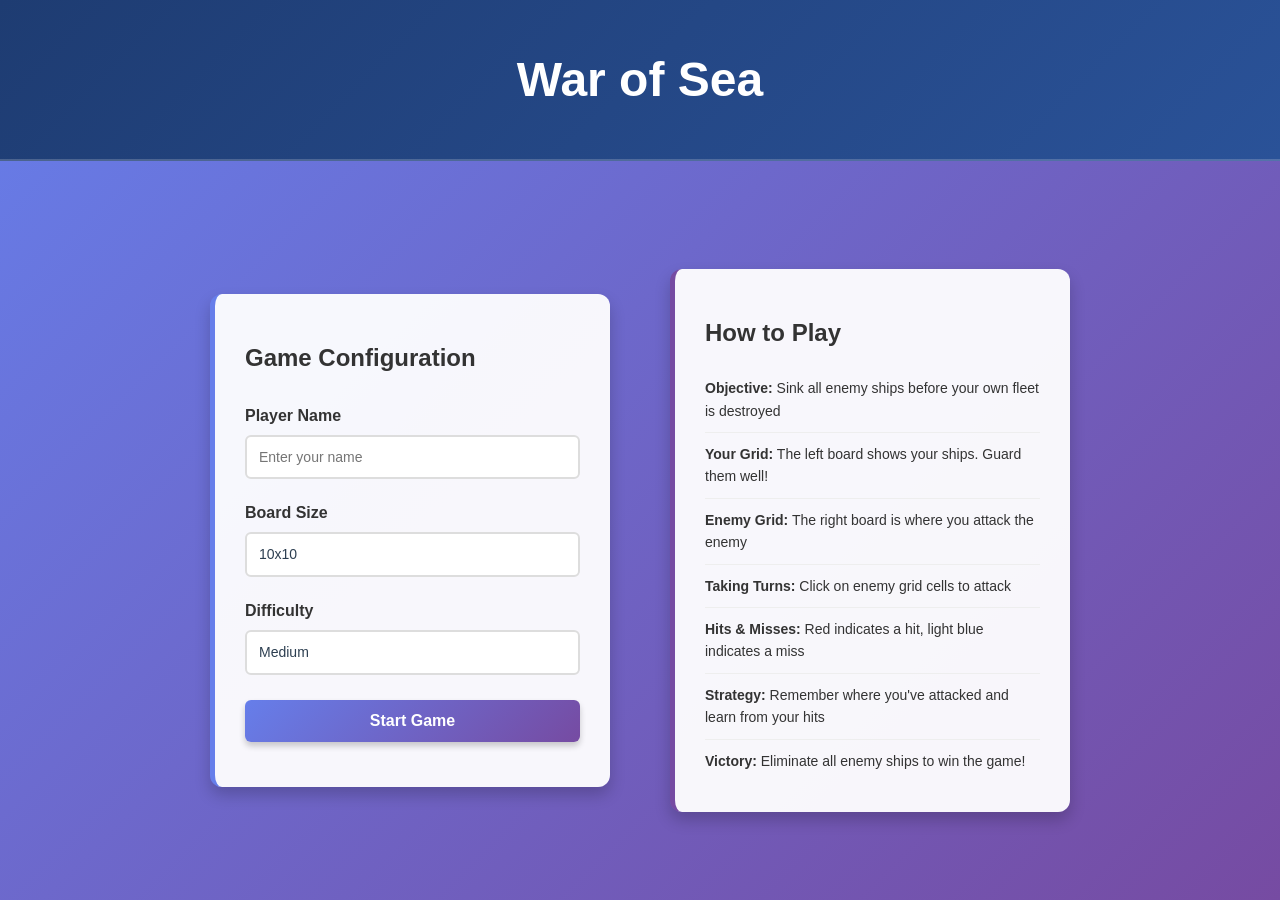
<file: index.html>
<!DOCTYPE html>
<html lang="en">
<head>
	<meta charset="UTF-8">
	<meta name="viewport" content="width=device-width, initial-scale=1.0">
	<title>War of Sea - Startseite</title>
	<link rel="stylesheet" href="style.css">
	<link rel="stylesheet" href="responsiveness.css">
</head>
<body>

	<header>
		<h1>War of Sea</h1>
	</header>

	<main id="configuration-alignment" style="display: flex; gap: 60px; flex-direction: row; align-items: center; justify-content: center; padding-top: 20px; min-height: calc(100vh - 200px);">

		<!-- Configuration Section -->
		<div class="config-section">
			<h2>Game Configuration</h2>

			<label for="player-name">Player Name</label>
			<input type="text" id="player-name" placeholder="Enter your name">

			<!-- Board Size -->
			<label>Board Size</label>
			<div class="custom-select" id="board-size" data-value="10">
				<div class="custom-select__trigger">
					<span class="custom-select__value">10x10</span>
				</div>
				<div class="custom-select__options">
					<div class="custom-select__option" data-value="8">8x8</div>
					<div class="custom-select__option selected" data-value="10">10x10</div>
					<div class="custom-select__option" data-value="12">12x12</div>
				</div>
			</div>

			<!-- Difficulty -->
			<label>Difficulty</label>
			<div class="custom-select" id="difficulty" data-value="medium">
				<div class="custom-select__trigger">
					<span class="custom-select__value">Medium</span>
				</div>
				<div class="custom-select__options">
					<div class="custom-select__option" data-value="easy">Easy</div>
					<div class="custom-select__option selected" data-value="medium">Medium</div>
					<div class="custom-select__option" data-value="hard">Hard</div>
				</div>
			</div>

			<button id="new-game-button">Start Game</button>
		</div>

		<!-- Instructions Section -->
		<div class="instructions-section">
			<h2>How to Play</h2>
			<ul>
				<li><strong>Objective:</strong> Sink all enemy ships before your own fleet is destroyed</li>
				<li><strong>Your Grid:</strong> The left board shows your ships. Guard them well!</li>
				<li><strong>Enemy Grid:</strong> The right board is where you attack the enemy</li>
				<li><strong>Taking Turns:</strong> Click on enemy grid cells to attack</li>
				<li><strong>Hits & Misses:</strong> Red indicates a hit, light blue indicates a miss</li>
				<li><strong>Strategy:</strong> Remember where you've attacked and learn from your hits</li>
				<li><strong>Victory:</strong> Eliminate all enemy ships to win the game!</li>
			</ul>
		</div>
	</main>

	<!-- Custom Select Logic -->
	<script>


		function initCustomSelects() {
			document.querySelectorAll('.custom-select').forEach(select => {
				const trigger = select.querySelector('.custom-select__trigger');
				const valueEl = select.querySelector('.custom-select__value');
				const options = Array.from(select.querySelectorAll('.custom-select__option'));

				// initialize from dataset.value if present
				const initial = select.dataset.value;
				let matched = options.find(o => o.dataset.value === String(initial));
				if (!matched) matched = options.find(o => o.classList.contains('selected')) || options[0];

				// set initial visual state
				options.forEach(o => o.classList.remove('selected'));
				if (matched) {
					matched.classList.add('selected');
					valueEl.textContent = matched.textContent;
					select.dataset.value = matched.dataset.value;
				}

				trigger.addEventListener('click', (ev) => {
					ev.stopPropagation();
					// close other selects
					document.querySelectorAll('.custom-select.open').forEach(s => { if (s !== select) s.classList.remove('open'); });
					select.classList.toggle('open');
				});

				options.forEach(option => {
					option.addEventListener('click', (e) => {
						e.stopPropagation();
						options.forEach(o => o.classList.remove('selected'));
						option.classList.add('selected');

						valueEl.textContent = option.textContent;
						select.dataset.value = option.dataset.value;
						select.classList.remove('open');
					});
				});
			});
		}

		// close when clicking outside
		document.addEventListener('click', () => {
			document.querySelectorAll('.custom-select.open').forEach(s => s.classList.remove('open'));
		});

		// Initialize once DOM is parsed
		document.addEventListener('DOMContentLoaded', initCustomSelects);

		/* Start Game */
		document.getElementById('new-game-button').addEventListener('click', () => {
			const playerName = document.getElementById('player-name').value;
			const boardSize = document.getElementById('board-size').dataset.value;
			const difficulty = document.getElementById('difficulty').dataset.value;

			localStorage.setItem('playerName', playerName);
			localStorage.setItem('boardSize', boardSize);
			localStorage.setItem('difficulty', difficulty);

			window.location.href = 'game.html';
		});

	</script>

</body>
</html>
</file>
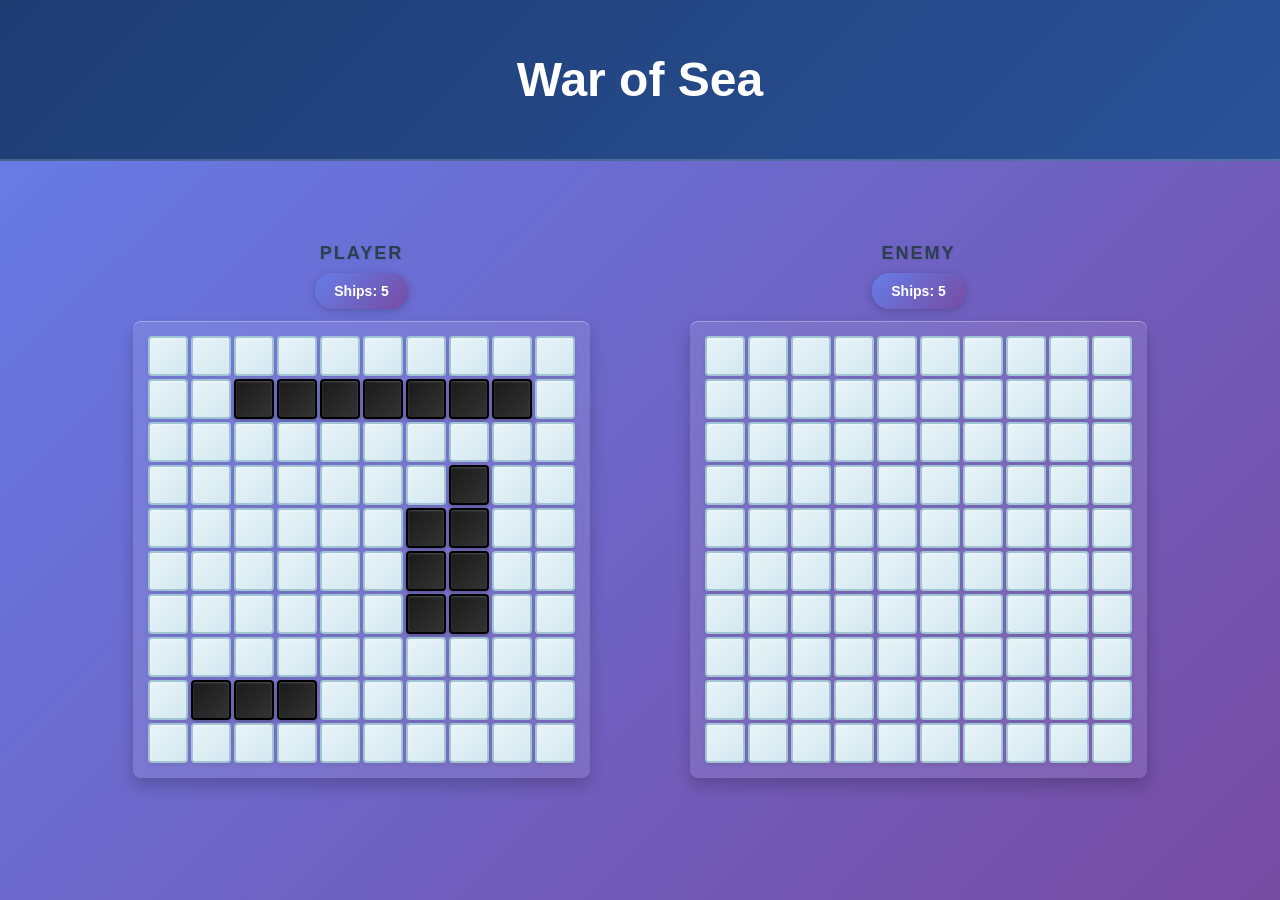
<file: game.html>
<!DOCTYPE html>
<html lang="en">
<head>
	<meta charset="UTF-8">
	<meta name="viewport" content="width=device-width, initial-scale=1.0">
	<title>War of Sea - Spiel</title>
	<link rel="stylesheet" href="style.css">
	<link rel="stylesheet" href="responsiveness.css">
</head>
<body>
	<header>
		<h1>War of Sea</h1>
	</header>
	<main class="table-alignment">
		<div style="position: relative;">
			<label for="player-board" id="label-player-board" class="grid-label"></label>
			<div id="player-ships-count" class="ships-count">Ships: 5</div>
			<br>
			<div id="player-board" class="gridboard"></div>
		</div>

		<br>

		<div style="position: relative;">
			<label for="ai-board" class="grid-label">Enemy</label>
			<div id="ai-ships-count" class="ships-count">Ships: 5</div>
			<br>
			<div id="ai-board" class="gridboard"></div>
		</div>
	</main>

	<!-- Winner Screen -->
	<div id="winner-modal" class="winner-modal hidden">
		<div class="winner-container">
			<img src="./assets/images/crown-icon.png" alt="Crown Icon" class="winner-icon">
			<h2 id="winner-title" class="winner-title"></h2>
			<p id="winner-message" class="winner-message"></p>
			<div class="winner-buttons">
				<button id="play-again-btn" class="winner-btn">Play Again</button>
				<button id="home-btn" class="winner-btn secondary">Back to Home</button>
			</div>
		</div>
	</div>
</body>
<script>
	document.getElementById("play-again-btn").addEventListener("click", function() {
		window.location.reload();
	});
	document.getElementById("home-btn").addEventListener("click", function() {
		window.location.href = "index.html";
	});
</script>
<script src="game.js"></script>
</html>
</file>
<file: style.css>
*,
*::before,
*::after {
	box-sizing: border-box;
}

body {
	margin: 0;
	min-height: 100vh;
	display: flex;
	flex-direction: column;
	font-family:'Segoe UI', Tahoma, Geneva, Verdana, sans-serif; 
	background: linear-gradient(135deg, #667eea 0%, #764ba2 100%); 
	color: #333333;
}

header {
	flex-shrink: 0;
	background: linear-gradient(135deg, #1e3c72 0%, #2a5298 100%);
	padding: 20px;
	color: white;
	font-size: 24px;
	font-weight: bold;
	text-align: center;
	border-bottom: 2px solid rgba(255, 255, 255, 0.2);
}

main {
	flex: 1;
	display: flex;
	align-items: center;
	justify-content: center;
	flex-direction: column;
}


section {
	display: flex;
	gap: 50px;
	justify-content: center;
	align-items: center;
}

h2 {
	margin-bottom: 20px;
	color: #333;
	font-weight: 600;
}

input[type="text"] {
	width: 100%;
	padding: 12px;
	margin: 10px 0;
	border: 2px solid #ddd;
	border-radius: 6px;
	box-sizing: border-box;
	font-size: 14px;
	transition: border-color 0.3s;
}

input[type="text"]:focus {
	outline: none;
	border-color: #667eea;
}

/* Custom select component (replaces native select) */
.custom-select {
	position: relative;
	width: 100%;
	margin: 10px 0;
	user-select: none;
}
.custom-select__trigger {
	display: flex;
	align-items: center;
	gap: 10px;
	padding: 12px;
	background: #ffffff;
	border: 2px solid #ddd;
	border-radius: 6px;
	box-shadow: none;
	cursor: pointer;
	font-size: 14px;
}
.custom-select__value {
	flex: 1;
	color: #2c3e50;
	font-weight: 500;
	font-size: 14px;
	font-family: inherit;
	line-height: 1.2;
}
.custom-select.open .custom-select__trigger {
	box-shadow: 0 8px 20px rgba(102,126,234,0.12);
}
.custom-select__options {
	position: absolute;
 	left: 0;
 	right: 0;
 	top: 100%;
 	margin-top: 8px;
 	background: linear-gradient(180deg, rgba(246,248,255,0.98) 0%, rgba(236,241,255,0.98) 100%);
 	border: 1px solid rgba(102,126,234,0.12);
 	border-radius: 10px;
 	padding: 8px;
 	box-shadow: 0 10px 26px rgba(29,29,41,0.12);
 	z-index: 40;
 	transform-origin: top center;
 	transform: scaleY(0);
 	transition: transform 160ms ease, opacity 160ms ease;
 	opacity: 0;
 	pointer-events: none;
}
.custom-select.open .custom-select__options {
	transform: scaleY(1);
	opacity: 1;
	pointer-events: auto;
}
.custom-select__option {
	padding: 10px 14px;
	color: #2c3e50;
	border-radius: 6px;
	margin: 6px 0;
	cursor: pointer;
	transition: background 0.15s;
	font-weight: 500;
	font-size: 14px;
	font-family: inherit;
	line-height: 1.2;
}
.custom-select__option:hover {
	background: rgba(102,126,234,0.08);
	color: #667eea;
}
.custom-select__option.selected {
	background: linear-gradient(135deg, #667eea 0%, #764ba2 100%);
	color: #ffffff;
}

button {
	background: linear-gradient(135deg, #667eea 0%, #764ba2 100%);
	color: white;
	padding: 12px 30px;
	margin: 15px 0;
	border: none;
	border-radius: 6px;
	cursor: pointer;
	font-weight: 600;
	font-size: 16px;
	box-shadow: 0 4px 6px rgba(0, 0, 0, 0.2);
	transition: transform 0.2s;
}

button:hover {
	transform: translateY(-2px);
	box-shadow: 0 6px 12px rgba(0, 0, 0, 0.3);
}


/* Grid Board Styles */
.table-alignment {
	display: flex;
	flex-direction: row;
	gap: 50px;
	justify-content: center;
	align-items: center;
}

.gridboard {
	display: grid;
	gap: 3px;
	margin-top: 20px;
	padding: 15px;
	background: rgba(255, 255, 255, 0.1);
	border-radius: 8px;
	box-shadow: 0 8px 16px rgba(0, 0, 0, 0.2), inset 0 1px 0 rgba(255, 255, 255, 0.3);
	backdrop-filter: blur(10px);
}
.grid-label {
	position: absolute;
	top: -40px;
	left: 50%;
	transform: translateX(-50%);
	font-weight: 700;
	font-size: 18px;
	color: #2c3e50;
	text-transform: uppercase;
	letter-spacing: 2px;
	text-shadow: 1px 1px 2px rgba(0, 0, 0, 0.1);
}

.ships-count {
	position: absolute;
	top: -10px;
	left: 50%;
	transform: translateX(-50%);
	font-weight: 600;
	font-size: 14px;
	color: #ffffff;
	background: linear-gradient(135deg, #667eea 0%, #764ba2 100%);
	padding: 10px 20px;
	border-radius: 20px;
	box-shadow: 0 2px 8px rgba(0, 0, 0, 0.2);
	white-space: nowrap;
}

/* Configuration and Instructions Sections */
.config-section,
.instructions-section {
	background-color: rgba(255, 255, 255, 0.95);
	border-radius: 12px;
	padding: 30px;
	box-shadow: 0 8px 16px rgba(0, 0, 0, 0.2);
	flex: 1;
	max-width: 400px;
	min-height: 450px;
	display: flex;
	flex-direction: column;
}

.config-section {
	border-left: 5px solid #667eea;
}

.instructions-section {
	border-left: 5px solid #764ba2;
}

.instructions-section ul {
	list-style: none;
	padding: 0;
	margin: 0;
}

.instructions-section li {
	padding: 10px 0;
	border-bottom: 1px solid #eee;
	font-size: 14px;
	line-height: 1.6;
	color: #333;
}

.instructions-section li:last-child {
	border-bottom: none;
}

.config-section label,
.instructions-section label {
	display: block;
	margin-top: 15px;
	font-weight: 600;
	color: #333;
}

.config-section label:first-child,
.instructions-section label:first-child {
	margin-top: 0;
}

.grid-cell {
	width: 45px;
	height: 45px;
	background: linear-gradient(135deg, #e8f4f8 0%, #d4e8f0 100%);
	border: 2px solid #a0c4d4;
	display: flex;
	align-items: center;
	justify-content: center;
	cursor: pointer;
	border-radius: 4px;
	transition: all 0.2s ease;
	box-shadow: inset 0 1px 2px rgba(255, 255, 255, 0.5), 0 2px 4px rgba(0, 0, 0, 0.1);
	font-weight: bold;
	font-size: 12px;
}
.grid-cell:hover {
	background: linear-gradient(135deg, #d4e8f0 0%, #c0dce8 100%);
	transform: scale(1.05);
	box-shadow: inset 0 1px 2px rgba(255, 255, 255, 0.5), 0 4px 8px rgba(0, 0, 0, 0.2);
}
.grid-cell.ship {
	background: linear-gradient(135deg, #1a1a1a 0%, #333333 100%);
	border-color: #000;
	box-shadow: inset 0 1px 2px rgba(255, 255, 255, 0.2), 0 2px 4px rgba(0, 0, 0, 0.3);
	color: #fff;
}
.grid-cell.ship:hover {
	background: linear-gradient(135deg, #2a2a2a 0%, #444444 100%);
}	
.grid-cell.hit {
	background: linear-gradient(135deg, #ff4444 0%, #cc0000 100%);
	border-color: #990000;
	box-shadow: inset 0 1px 2px rgba(255, 200, 200, 0.5), 0 2px 4px rgba(200, 0, 0, 0.3);
	color: white;
	content: '✕';
}
.grid-cell.hit:hover {
	background: linear-gradient(135deg, #ff6666 0%, #dd2222 100%);
}
.grid-cell.miss {
	background: linear-gradient(135deg, #87ceeb 0%, #4db8e8 100%);
	border-color: #1e90ff;
	box-shadow: inset 0 1px 2px rgba(255, 255, 255, 0.7), 0 2px 4px rgba(30, 144, 255, 0.2);
	color: #0047ab;
	content: '○';
}
.grid-cell.miss:hover {
	background: linear-gradient(135deg, #a0d8f7 0%, #6ec7f0 100%);
}
.grid-cell.sunk {
	background: linear-gradient(135deg, #8b0000 0%, #660000 100%);
	border-color: #440000;
	box-shadow: inset 0 1px 2px rgba(255, 100, 100, 0.3), 0 2px 4px rgba(136, 0, 0, 0.4);
	color: #fff;
}
.grid-cell.sunk:hover {
	background: linear-gradient(135deg, #a01010 0%, #770000 100%);
}

/* Winner Modal */
.winner-modal {
	position: fixed;
	top: 0;
	left: 0;
	right: 0;
	bottom: 0;
	background: rgba(0, 0, 0, 0.6);
	display: flex;
	align-items: center;
	justify-content: center;
	z-index: 1000;
	backdrop-filter: blur(4px);
}

.winner-modal.hidden {
	display: none;
}

.winner-container {
	background: linear-gradient(135deg, #ffffff 0%, #f8faff 100%);
	border-radius: 16px;
	padding: 60px 40px;
	max-width: 500px;
	text-align: center;
	box-shadow: 0 20px 60px rgba(0, 0, 0, 0.3);
	animation: scaleIn 0.3s ease;
}

@keyframes scaleIn {
	from {
		transform: scale(0.9);
		opacity: 0;
	}
	to {
		transform: scale(1);
		opacity: 1;
	}
}

.winner-icon {
	width: 128px;
	height: 128px;
	margin-bottom: 20px;
}

.winner-title {
	font-size: 42px;
	font-weight: 700;
	color: #667eea;
	margin: 0 0 20px 0;
	text-transform: uppercase;
	letter-spacing: 2px;
}

.winner-message {
	font-size: 18px;
	color: #333;
	margin: 0 0 40px 0;
	line-height: 1.6;
}

.winner-buttons {
	display: flex;
	gap: 15px;
	justify-content: center;
}

.winner-btn {
	background: linear-gradient(135deg, #667eea 0%, #764ba2 100%);
	color: white;
	border: none;
	padding: 14px 32px;
	font-size: 16px;
	font-weight: 600;
	border-radius: 8px;
	cursor: pointer;
	transition: all 0.3s ease;
	box-shadow: 0 8px 16px rgba(102, 126, 234, 0.3);
}

.winner-btn:hover {
	transform: translateY(-2px);
	box-shadow: 0 12px 24px rgba(102, 126, 234, 0.4);
}

.winner-btn.secondary {
	background: linear-gradient(135deg, #e8f0ff 0%, #f0f7ff 100%);
	color: #667eea;
	border: 2px solid #667eea;
	box-shadow: none;
}

.winner-btn.secondary:hover {
	background: linear-gradient(135deg, #d4e5ff 0%, #e8efff 100%);
	box-shadow: 0 6px 16px rgba(102, 126, 234, 0.2);
}
</file>
<file: responsiveness.css>
/* Extra small screens (phones, 600px and below) */ 
@media (max-width: 600px) { 
	header { 
		font-size: 14px;
		padding: 5px; 
	} /* index.html */ 
	#configuration-alignment { 
		flex-direction: column !important;
		padding: 38px 10px !important; 
		gap: 20px !important; 
	} 
	.config-section, 
	.instructions-section { 
		margin: 0 auto !important; 
		width: 100% !important; 
		min-height: auto !important; 
		padding: 15px !important; 
		padding-top: 5px !important; 
	} 
	.config-section label, .instructions-section label { 
		font-size: 14px !important; 
		margin-top: 5px; 
	} 
	button { 
		font-size: 14px !important; 
		padding: 10px 16px !important; 
	} 
	h2 { 
		font-size: 22px !important; 
		margin-bottom: 10px !important; 
	} 
	/* game.html */ 
	.table-alignment { 
		flex-direction: column; 
		justify-content: center; 
		align-items: center; 
		gap: 20px; 
		padding-top: 30px; 
		padding-bottom: 0; 
	} 
	.grid-label { 
		font-size: 14px; 
	}
	.gridboard { 
		gap: 2px; 
		margin-top: 10px; 
		padding: 10px; 
	} 
	.ships-count { 
		font-size: 12px; 
		padding: 4px 8px; 
	} 
}

/* Tablets in portrait (601px to 1024px) */
@media (min-width: 601px) and (max-width: 1024px) and (orientation: portrait) {
	header {
		font-size: 16px;
		padding: 10px;
	}

	#configuration-alignment {
		flex-direction: column;
		padding: 50px 40px;
		gap: 30px;
	}

	.config-section,
	.instructions-section {
		width: 100%;
		max-width: 800px;
		padding: 25px;
	}

	h2 {
		font-size: 28px;
	}

	button {
		font-size: 16px;
		padding: 14px 22px;
		width: auto;
	}

	/* game.html */
	.table-alignment {
		flex-direction: column;
		gap: 40px;
	}

	.gridboard {
		gap: 5px;
		padding: 18px;
	}

	.grid-cell {
		width: 40px;
		height: 40px;
		font-size: 12px;
	}

	.ships-count {
		font-size: 14px;
	}
}

/* Tablets in landscape (601px to 1024px) */
@media (min-width: 601px) and (max-width: 1024px) and (orientation: landscape) {
	header {
		font-size: 17px;
		padding: 12px;
	}

	#configuration-alignment {
		flex-direction: row;
		padding: 40px 30px;
		gap: 30px;
	}

	.config-section,
	.instructions-section {
		width: 45%;
		max-width: none;
		padding: 20px;
	}

	h2 {
		font-size: 26px;
	}

	button {
		font-size: 15px;
		padding: 12px 20px;
		width: auto;
	}

	/* game.html */
	.table-alignment {
		flex-direction: row;
		gap: 30px;
	}

	.gridboard {
		gap: 4px;
		padding: 15px;
	}

	.grid-cell {
		width: 45px;
		height: 45px;
		font-size: 12px;
	}

	.ships-count {
		font-size: 13px;
	}
}

/* Desktop Standard (Full HD and up to 1920px) - keine Media Query nötig, Default CSS */

/* Big monitors / Widescreen (1921px and above) */
@media (min-width: 1921px) {
	body {
		font-size: 18px;
	}

	#configuration-alignment,
	.table-alignment {
		max-width: 1600px;
		margin: 0 auto;
	}

	.gridboard {
		gap: 6px;
		padding: 20px;
	}

	h2 {
		font-size: 32px;
	}

	.grid-cell {
		width: 50px;
		height: 50px;
		font-size: 14px;
	}
}
</file>
